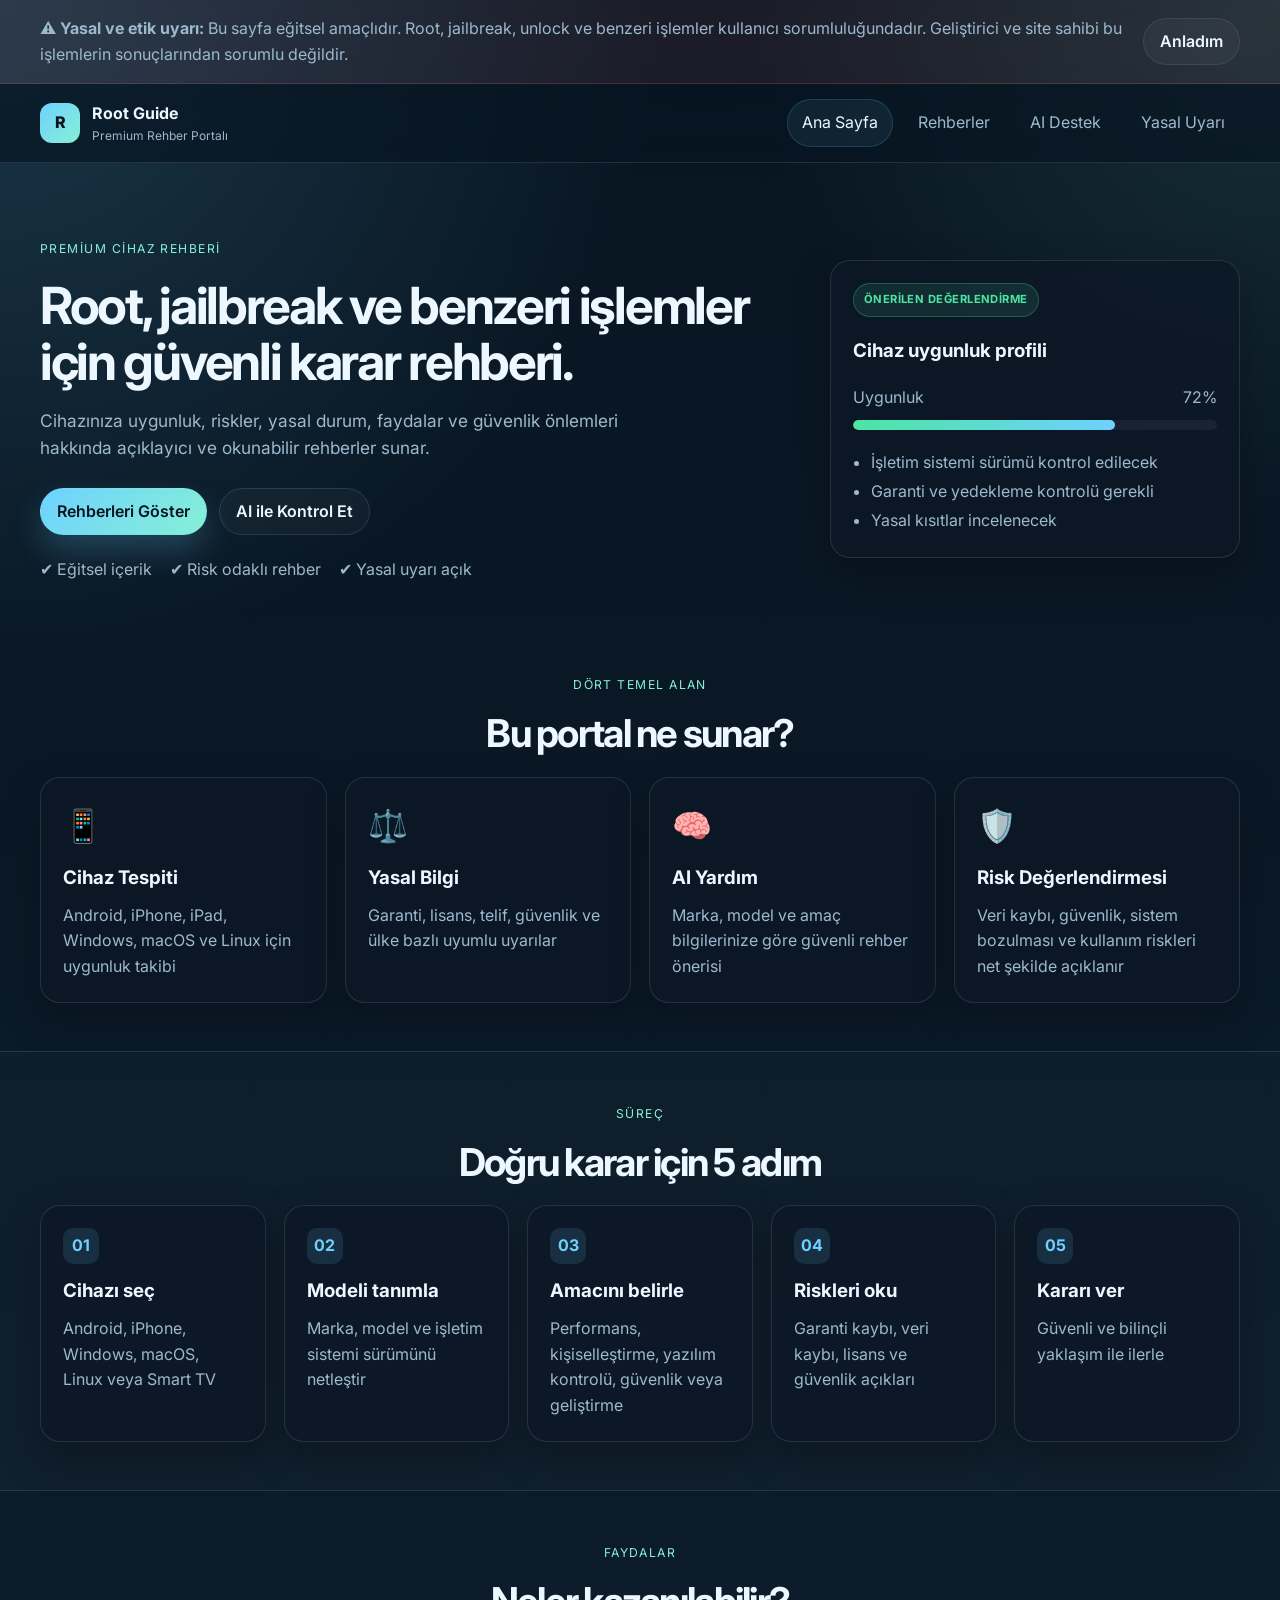
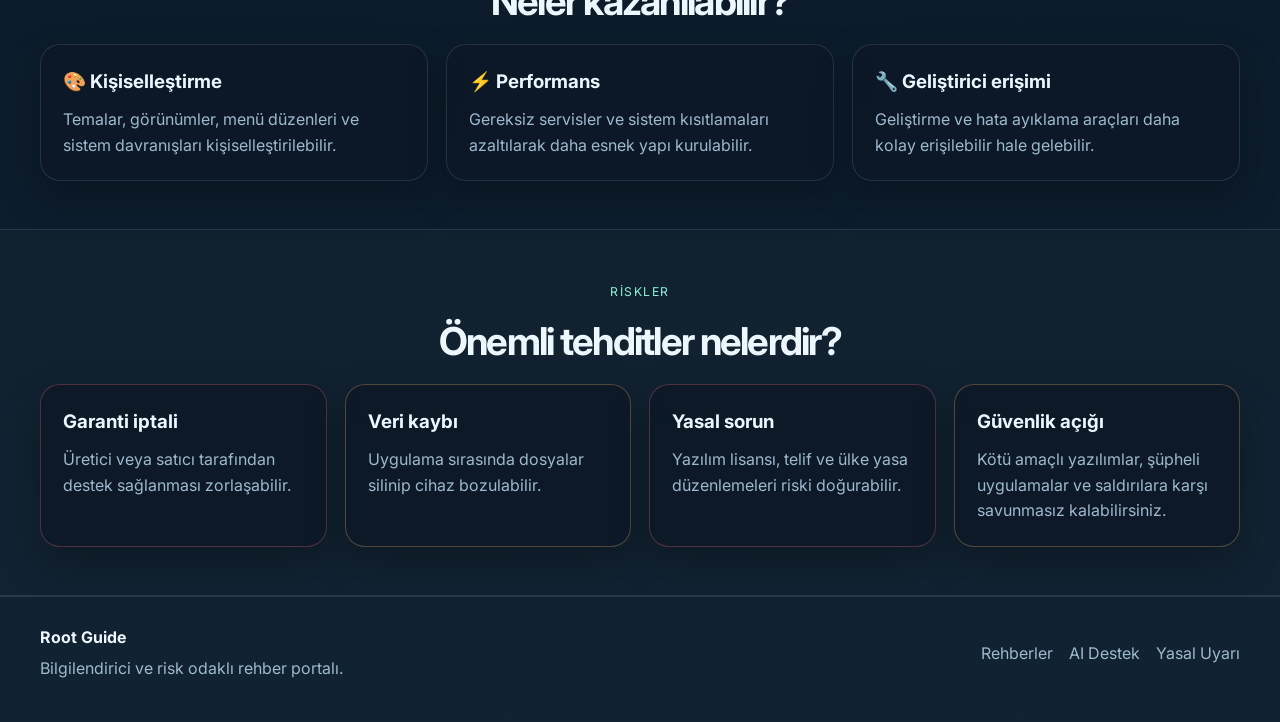
<file: index.html>
<!DOCTYPE html>
<html lang="tr">
<head>
  <meta charset="UTF-8" />
  <meta name="viewport" content="width=device-width, initial-scale=1.0" />
  <title>Root & Jailbreak Rehberi | Premium Bilgi Portalı</title>
  <meta name="description" content="Güvenli, yasal uyarılı ve eğitsel root, jailbreak, unlock ve benzeri cihaz rehberi portalı." />
  <link rel="preconnect" href="https://fonts.googleapis.com">
  <link rel="preconnect" href="https://fonts.gstatic.com" crossorigin>
  <link href="https://fonts.googleapis.com/css2?family=Inter:wght@400;500;600;700;800&display=swap" rel="stylesheet">
  <link rel="stylesheet" href="style.css" />
</head>
<body>
  <div class="top-alert">
    <div class="container top-alert-inner">
      <div>
        <strong>⚠️ Yasal ve etik uyarı:</strong>
        Bu sayfa eğitsel amaçlıdır. Root, jailbreak, unlock ve benzeri işlemler kullanıcı sorumluluğundadır. Geliştirici ve site sahibi bu işlemlerin sonuçlarından sorumlu değildir.
      </div>
      <button class="ghost-button" type="button" data-close-alert>Anladım</button>
    </div>
  </div>

  <header class="site-header">
    <div class="container nav-wrap">
      <div class="brand">
        <span class="brand-mark">R</span>
        <div>
          <strong>Root Guide</strong>
          <small>Premium Rehber Portalı</small>
        </div>
      </div>
      <nav class="main-nav" aria-label="Ana menü">
        <a href="index.html" class="active">Ana Sayfa</a>
        <a href="guides.html">Rehberler</a>
        <a href="assistant.html">AI Destek</a>
        <a href="legal.html">Yasal Uyarı</a>
      </nav>
    </div>
  </header>

  <main>
    <section class="hero">
      <div class="container hero-grid">
        <div class="hero-copy">
          <span class="eyebrow">Premium Cihaz Rehberi</span>
          <h1>Root, jailbreak ve benzeri işlemler için güvenli karar rehberi.</h1>
          <p>
            Cihazınıza uygunluk, riskler, yasal durum, faydalar ve güvenlik önlemleri hakkında açıklayıcı ve okunabilir rehberler sunar.
          </p>
          <div class="cta-row">
            <a class="primary-button" href="guides.html">Rehberleri Göster</a>
            <a class="secondary-button" href="assistant.html">AI ile Kontrol Et</a>
          </div>
          <ul class="trust-list">
            <li>✔ Eğitsel içerik</li>
            <li>✔ Risk odaklı rehber</li>
            <li>✔ Yasal uyarı açık</li>
          </ul>
        </div>
        <div class="hero-panel">
          <div class="mini-card shadow-soft">
            <span class="badge success">Önerilen değerlendirme</span>
            <h3>Cihaz uygunluk profili</h3>
            <div class="meter-row">
              <span>Uygunluk</span>
              <span class="meter-value">72%</span>
            </div>
            <div class="meter"><span style="width:72%"></span></div>
            <ul>
              <li>İşletim sistemi sürümü kontrol edilecek</li>
              <li>Garanti ve yedekleme kontrolü gerekli</li>
              <li>Yasal kısıtlar incelenecek</li>
            </ul>
          </div>
        </div>
      </div>
    </section>

    <section class="section">
      <div class="container">
        <div class="section-head">
          <span class="eyebrow">Dört temel alan</span>
          <h2>Bu portal ne sunar?</h2>
        </div>
        <div class="cards-grid cards-4">
          <article class="info-card shadow-soft">
            <div class="icon">📱</div>
            <h3>Cihaz Tespiti</h3>
            <p>Android, iPhone, iPad, Windows, macOS ve Linux için uygunluk takibi</p>
          </article>
          <article class="info-card shadow-soft">
            <div class="icon">⚖️</div>
            <h3>Yasal Bilgi</h3>
            <p>Garanti, lisans, telif, güvenlik ve ülke bazlı uyumlu uyarılar</p>
          </article>
          <article class="info-card shadow-soft">
            <div class="icon">🧠</div>
            <h3>AI Yardım</h3>
            <p>Marka, model ve amaç bilgilerinize göre güvenli rehber önerisi</p>
          </article>
          <article class="info-card shadow-soft">
            <div class="icon">🛡️</div>
            <h3>Risk Değerlendirmesi</h3>
            <p>Veri kaybı, güvenlik, sistem bozulması ve kullanım riskleri net şekilde açıklanır</p>
          </article>
        </div>
      </div>
    </section>

    <section class="section alt-section">
      <div class="container">
        <div class="section-head">
          <span class="eyebrow">Süreç</span>
          <h2>Doğru karar için 5 adım</h2>
        </div>
        <div class="process-grid">
          <div class="process-item shadow-soft">
            <span>01</span>
            <h3>Cihazı seç</h3>
            <p>Android, iPhone, Windows, macOS, Linux veya Smart TV</p>
          </div>
          <div class="process-item shadow-soft">
            <span>02</span>
            <h3>Modeli tanımla</h3>
            <p>Marka, model ve işletim sistemi sürümünü netleştir</p>
          </div>
          <div class="process-item shadow-soft">
            <span>03</span>
            <h3>Amacını belirle</h3>
            <p>Performans, kişiselleştirme, yazılım kontrolü, güvenlik veya geliştirme</p>
          </div>
          <div class="process-item shadow-soft">
            <span>04</span>
            <h3>Riskleri oku</h3>
            <p>Garanti kaybı, veri kaybı, lisans ve güvenlik açıkları</p>
          </div>
          <div class="process-item shadow-soft">
            <span>05</span>
            <h3>Kararı ver</h3>
            <p>Güvenli ve bilinçli yaklaşım ile ilerle</p>
          </div>
        </div>
      </div>
    </section>

    <section class="section">
      <div class="container">
        <div class="section-head">
          <span class="eyebrow">Faydalar</span>
          <h2>Neler kazanılabilir?</h2>
        </div>
        <div class="cards-grid cards-3">
          <article class="feature-card shadow-soft">
            <h3>🎨 Kişiselleştirme</h3>
            <p>Temalar, görünümler, menü düzenleri ve sistem davranışları kişiselleştirilebilir.</p>
          </article>
          <article class="feature-card shadow-soft">
            <h3>⚡ Performans</h3>
            <p>Gereksiz servisler ve sistem kısıtlamaları azaltılarak daha esnek yapı kurulabilir.</p>
          </article>
          <article class="feature-card shadow-soft">
            <h3>🔧 Geliştirici erişimi</h3>
            <p>Geliştirme ve hata ayıklama araçları daha kolay erişilebilir hale gelebilir.</p>
          </article>
        </div>
      </div>
    </section>

    <section class="section alt-section">
      <div class="container">
        <div class="section-head">
          <span class="eyebrow">Riskler</span>
          <h2>Önemli tehditler nelerdir?</h2>
        </div>
        <div class="risk-grid">
          <div class="risk-box danger">
            <h3>Garanti iptali</h3>
            <p>Üretici veya satıcı tarafından destek sağlanması zorlaşabilir.</p>
          </div>
          <div class="risk-box warning">
            <h3>Veri kaybı</h3>
            <p>Uygulama sırasında dosyalar silinip cihaz bozulabilir.</p>
          </div>
          <div class="risk-box danger">
            <h3>Yasal sorun</h3>
            <p>Yazılım lisansı, telif ve ülke yasa düzenlemeleri riski doğurabilir.</p>
          </div>
          <div class="risk-box warning">
            <h3>Güvenlik açığı</h3>
            <p>Kötü amaçlı yazılımlar, şüpheli uygulamalar ve saldırılara karşı savunmasız kalabilirsiniz.</p>
          </div>
        </div>
      </div>
    </section>
  </main>

  <footer class="site-footer">
    <div class="container footer-inner">
      <div>
        <strong>Root Guide</strong>
        <p>Bilgilendirici ve risk odaklı rehber portalı.</p>
      </div>
      <div class="footer-links">
        <a href="guides.html">Rehberler</a>
        <a href="assistant.html">AI Destek</a>
        <a href="legal.html">Yasal Uyarı</a>
      </div>
    </div>
  </footer>

  <script src="script.js"></script>
</body>
</html>
</file>
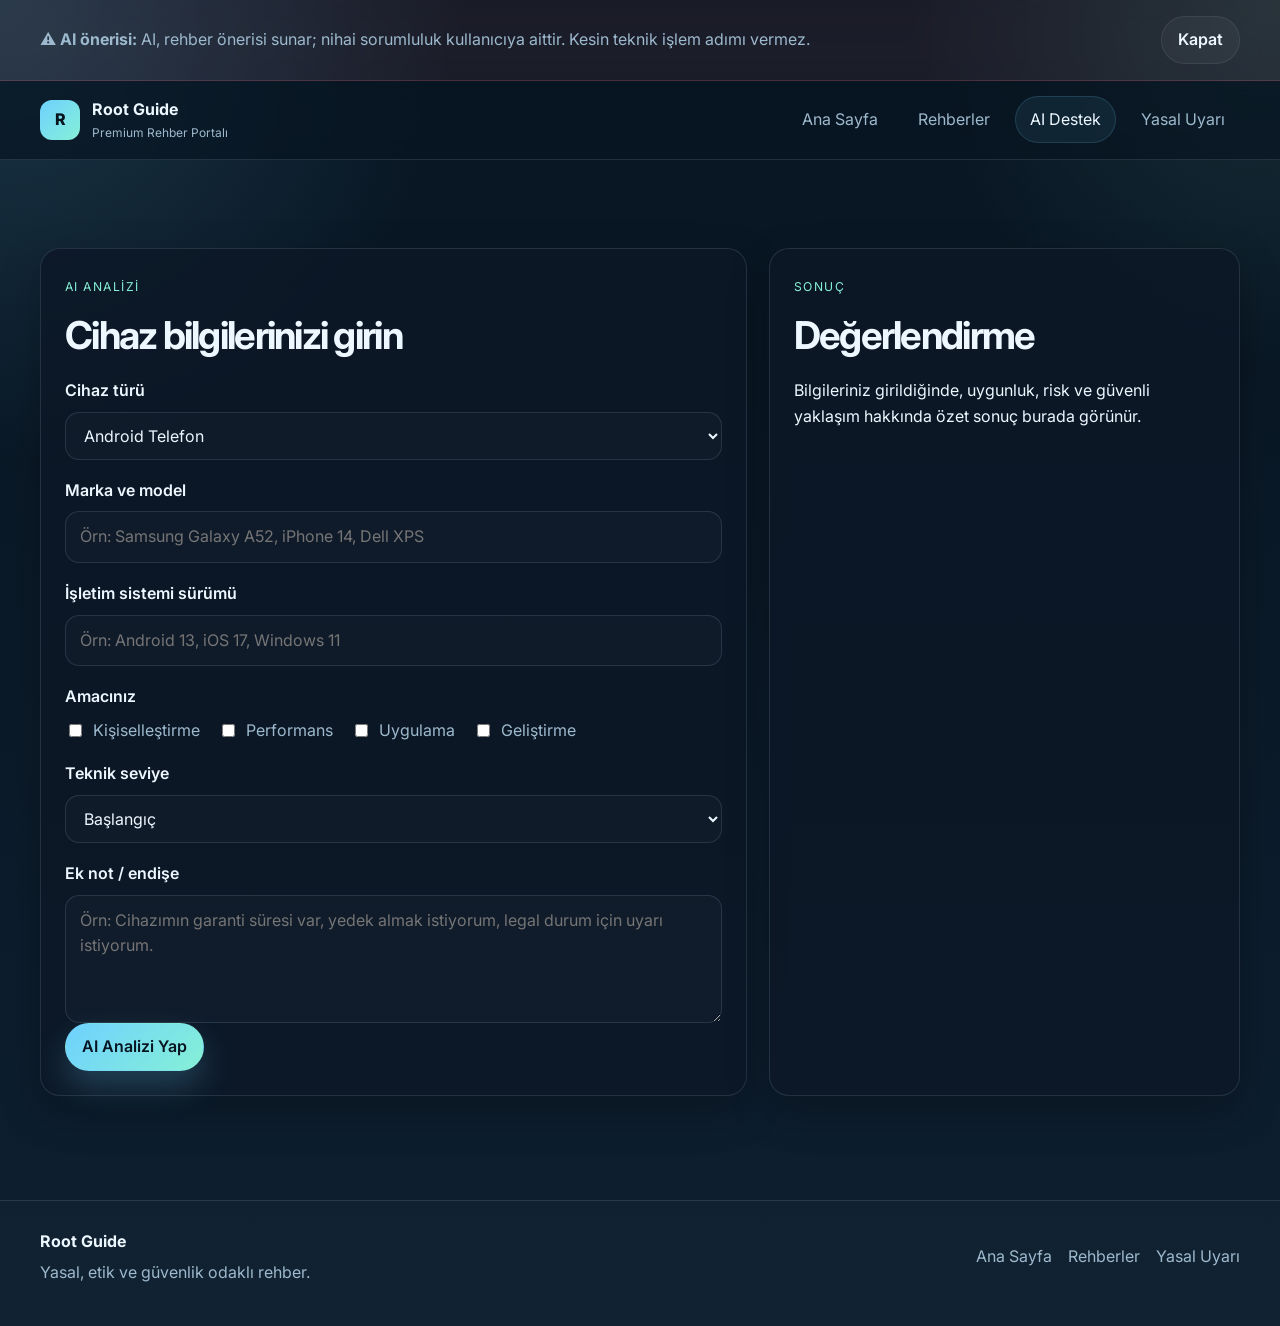
<file: assistant.html>
<!DOCTYPE html>
<html lang="tr">
<head>
  <meta charset="UTF-8" />
  <meta name="viewport" content="width=device-width, initial-scale=1.0" />
  <title>AI Destek | Root & Jailbreak Portalı</title>
  <link rel="preconnect" href="https://fonts.googleapis.com">
  <link rel="preconnect" href="https://fonts.gstatic.com" crossorigin>
  <link href="https://fonts.googleapis.com/css2?family=Inter:wght@400;500;600;700;800&display=swap" rel="stylesheet">
  <link rel="stylesheet" href="style.css" />
</head>
<body>
  <div class="top-alert">
    <div class="container top-alert-inner">
      <div>
        <strong>⚠️ AI önerisi:</strong>
        AI, rehber önerisi sunar; nihai sorumluluk kullanıcıya aittir. Kesin teknik işlem adımı vermez.
      </div>
      <button class="ghost-button" type="button" data-close-alert>Kapat</button>
    </div>
  </div>

  <header class="site-header">
    <div class="container nav-wrap">
      <div class="brand">
        <span class="brand-mark">R</span>
        <div>
          <strong>Root Guide</strong>
          <small>Premium Rehber Portalı</small>
        </div>
      </div>
      <nav class="main-nav" aria-label="Ana menü">
        <a href="index.html">Ana Sayfa</a>
        <a href="guides.html">Rehberler</a>
        <a href="assistant.html" class="active">AI Destek</a>
        <a href="legal.html">Yasal Uyarı</a>
      </nav>
    </div>
  </header>

  <main class="page-shell">
    <section class="section">
      <div class="container assistant-layout">
        <div class="assistant-form-wrap shadow-soft">
          <div class="section-head left-align">
            <span class="eyebrow">AI analizi</span>
            <h1>Cihaz bilgilerinizi girin</h1>
          </div>

          <label class="field">
            <span>Cihaz türü</span>
            <select id="deviceType">
              <option value="android">Android Telefon</option>
              <option value="iphone">iPhone</option>
              <option value="ipad">iPad</option>
              <option value="windows">Windows PC</option>
              <option value="macos">macOS</option>
              <option value="linux">Linux</option>
              <option value="smarttv">Smart TV</option>
            </select>
          </label>

          <label class="field">
            <span>Marka ve model</span>
            <input id="deviceModel" type="text" placeholder="Örn: Samsung Galaxy A52, iPhone 14, Dell XPS" />
          </label>

          <label class="field">
            <span>İşletim sistemi sürümü</span>
            <input id="osVersion" type="text" placeholder="Örn: Android 13, iOS 17, Windows 11" />
          </label>

          <label class="field">
            <span>Amacınız</span>
            <div class="checkbox-row">
              <label><input type="checkbox" value="kişiselleştirme" /> Kişiselleştirme</label>
              <label><input type="checkbox" value="performans" /> Performans</label>
              <label><input type="checkbox" value="uygulama" /> Uygulama</label>
              <label><input type="checkbox" value="geliştirme" /> Geliştirme</label>
            </div>
          </label>

          <label class="field">
            <span>Teknik seviye</span>
            <select id="techLevel">
              <option value="başlangıç">Başlangıç</option>
              <option value="orta">Orta</option>
              <option value="ileri">İleri</option>
            </select>
          </label>

          <label class="field">
            <span>Ek not / endişe</span>
            <textarea id="userNote" rows="4" placeholder="Örn: Cihazımın garanti süresi var, yedek almak istiyorum, legal durum için uyarı istiyorum."></textarea>
          </label>

          <button class="primary-button" type="button" id="analyzeButton">AI Analizi Yap</button>
        </div>

        <aside class="assistant-result shadow-soft" id="assistantResult">
          <div class="section-head left-align">
            <span class="eyebrow">Sonuç</span>
            <h2>Değerlendirme</h2>
          </div>
          <p>Bilgileriniz girildiğinde, uygunluk, risk ve güvenli yaklaşım hakkında özet sonuç burada görünür.</p>
        </aside>
      </div>
    </section>
  </main>

  <footer class="site-footer">
    <div class="container footer-inner">
      <div>
        <strong>Root Guide</strong>
        <p>Yasal, etik ve güvenlik odaklı rehber.</p>
      </div>
      <div class="footer-links">
        <a href="index.html">Ana Sayfa</a>
        <a href="guides.html">Rehberler</a>
        <a href="legal.html">Yasal Uyarı</a>
      </div>
    </div>
  </footer>

  <script src="script.js"></script>
</body>
</html>
</file>
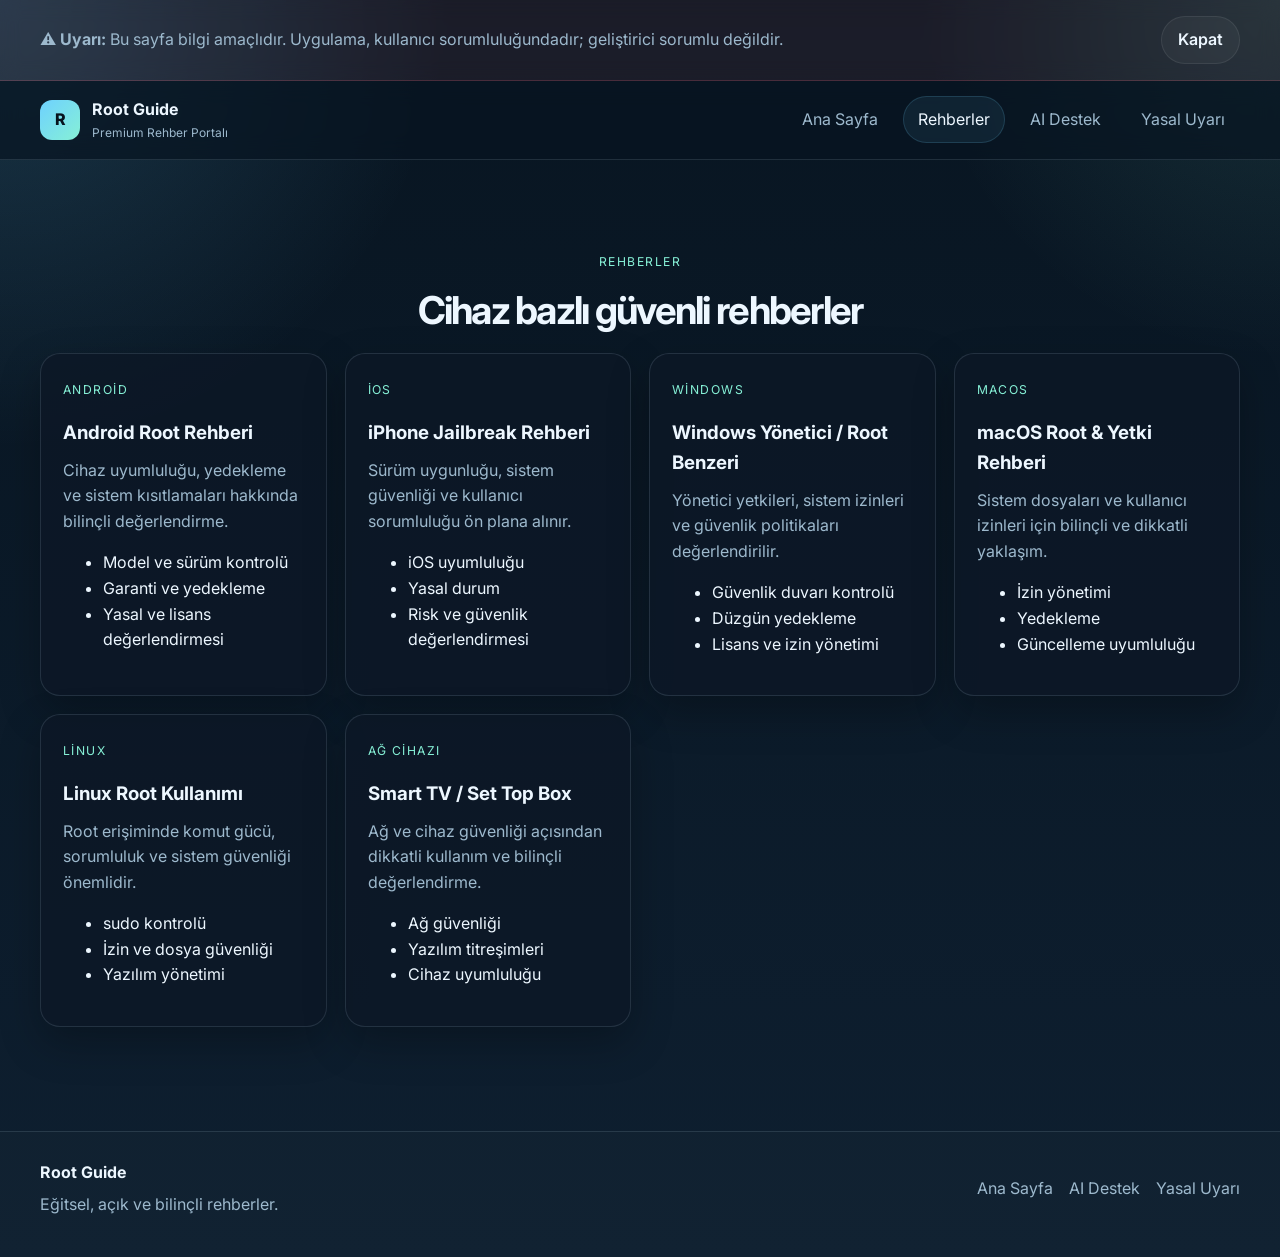
<file: guides.html>
<!DOCTYPE html>
<html lang="tr">
<head>
  <meta charset="UTF-8" />
  <meta name="viewport" content="width=device-width, initial-scale=1.0" />
  <title>Rehberler | Root & Jailbreak Portalı</title>
  <link rel="preconnect" href="https://fonts.googleapis.com">
  <link rel="preconnect" href="https://fonts.gstatic.com" crossorigin>
  <link href="https://fonts.googleapis.com/css2?family=Inter:wght@400;500;600;700;800&display=swap" rel="stylesheet">
  <link rel="stylesheet" href="style.css" />
</head>
<body>
  <div class="top-alert">
    <div class="container top-alert-inner">
      <div>
        <strong>⚠️ Uyarı:</strong>
        Bu sayfa bilgi amaçlıdır. Uygulama, kullanıcı sorumluluğundadır; geliştirici sorumlu değildir.
      </div>
      <button class="ghost-button" type="button" data-close-alert>Kapat</button>
    </div>
  </div>

  <header class="site-header">
    <div class="container nav-wrap">
      <div class="brand">
        <span class="brand-mark">R</span>
        <div>
          <strong>Root Guide</strong>
          <small>Premium Rehber Portalı</small>
        </div>
      </div>
      <nav class="main-nav" aria-label="Ana menü">
        <a href="index.html">Ana Sayfa</a>
        <a href="guides.html" class="active">Rehberler</a>
        <a href="assistant.html">AI Destek</a>
        <a href="legal.html">Yasal Uyarı</a>
      </nav>
    </div>
  </header>

  <main class="page-shell">
    <section class="section">
      <div class="container">
        <div class="section-head">
          <span class="eyebrow">Rehberler</span>
          <h1>Cihaz bazlı güvenli rehberler</h1>
        </div>
        <div class="cards-grid cards-3" id="guideCards"></div>
      </div>
    </section>
  </main>

  <footer class="site-footer">
    <div class="container footer-inner">
      <div>
        <strong>Root Guide</strong>
        <p>Eğitsel, açık ve bilinçli rehberler.</p>
      </div>
      <div class="footer-links">
        <a href="index.html">Ana Sayfa</a>
        <a href="assistant.html">AI Destek</a>
        <a href="legal.html">Yasal Uyarı</a>
      </div>
    </div>
  </footer>

  <script src="script.js"></script>
</body>
</html>
</file>
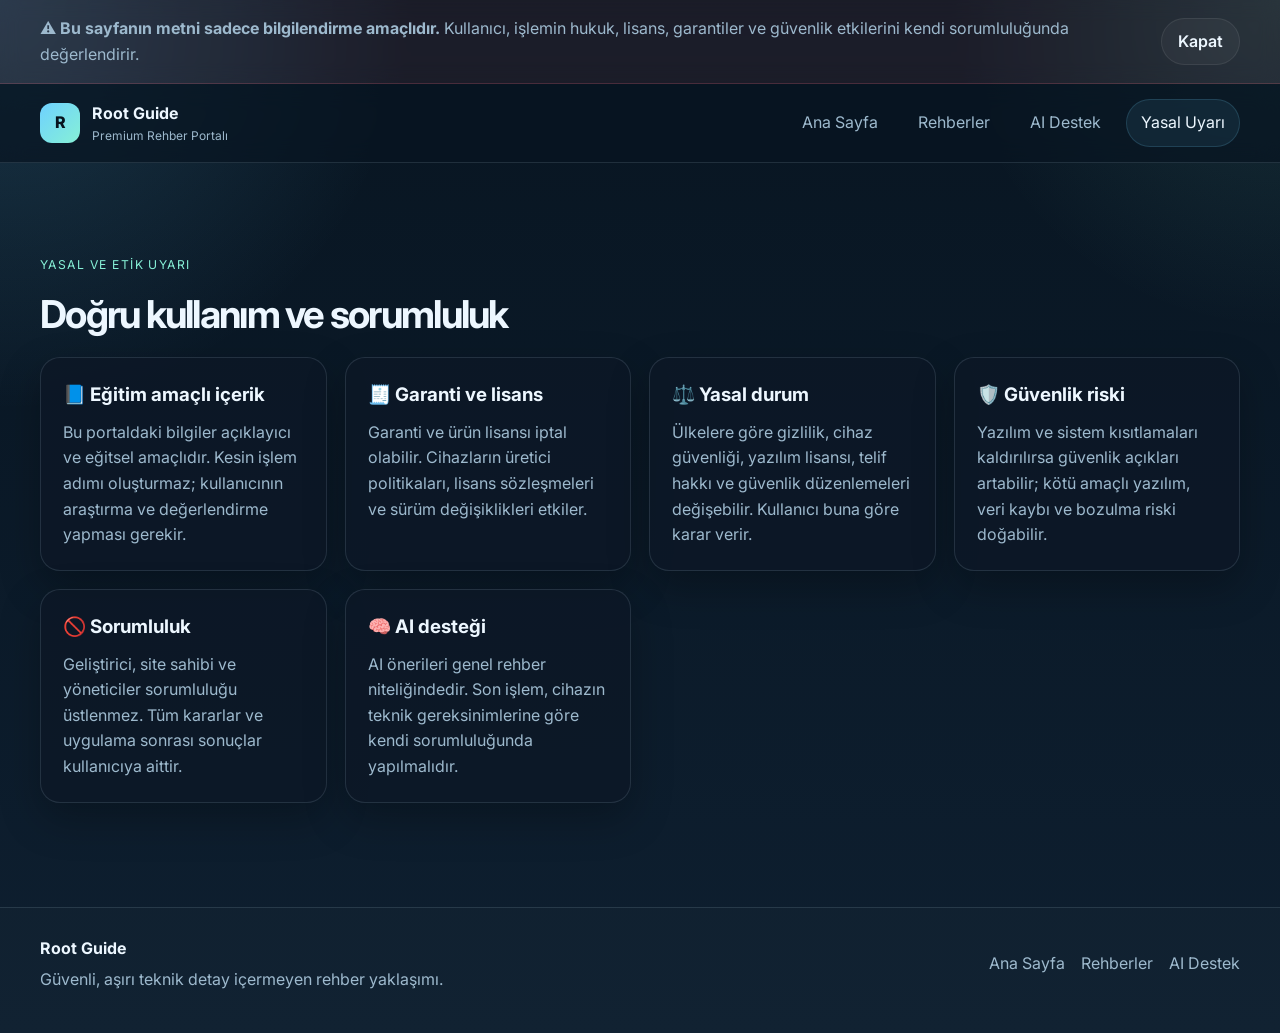
<file: legal.html>
<!DOCTYPE html>
<html lang="tr">
<head>
  <meta charset="UTF-8" />
  <meta name="viewport" content="width=device-width, initial-scale=1.0" />
  <title>Yasal Uyarı | Root & Jailbreak Portalı</title>
  <link rel="preconnect" href="https://fonts.googleapis.com">
  <link rel="preconnect" href="https://fonts.gstatic.com" crossorigin>
  <link href="https://fonts.googleapis.com/css2?family=Inter:wght@400;500;600;700;800&display=swap" rel="stylesheet">
  <link rel="stylesheet" href="style.css" />
</head>
<body>
  <div class="top-alert">
    <div class="container top-alert-inner">
      <div>
        <strong>⚠️ Bu sayfanın metni sadece bilgilendirme amaçlıdır.</strong>
        Kullanıcı, işlemin hukuk, lisans, garantiler ve güvenlik etkilerini kendi sorumluluğunda değerlendirir.
      </div>
      <button class="ghost-button" type="button" data-close-alert>Kapat</button>
    </div>
  </div>

  <header class="site-header">
    <div class="container nav-wrap">
      <div class="brand">
        <span class="brand-mark">R</span>
        <div>
          <strong>Root Guide</strong>
          <small>Premium Rehber Portalı</small>
        </div>
      </div>
      <nav class="main-nav" aria-label="Ana menü">
        <a href="index.html">Ana Sayfa</a>
        <a href="guides.html">Rehberler</a>
        <a href="assistant.html">AI Destek</a>
        <a href="legal.html" class="active">Yasal Uyarı</a>
      </nav>
    </div>
  </header>

  <main class="page-shell">
    <section class="section">
      <div class="container legal-layout">
        <div class="section-head left-align">
          <span class="eyebrow">Yasal ve etik uyarı</span>
          <h1>Doğru kullanım ve sorumluluk</h1>
        </div>

        <div class="legal-grid">
          <article class="info-card shadow-soft">
            <h3>📘 Eğitim amaçlı içerik</h3>
            <p>Bu portaldaki bilgiler açıklayıcı ve eğitsel amaçlıdır. Kesin işlem adımı oluşturmaz; kullanıcının araştırma ve değerlendirme yapması gerekir.</p>
          </article>
          <article class="info-card shadow-soft">
            <h3>🧾 Garanti ve lisans</h3>
            <p>Garanti ve ürün lisansı iptal olabilir. Cihazların üretici politikaları, lisans sözleşmeleri ve sürüm değişiklikleri etkiler.</p>
          </article>
          <article class="info-card shadow-soft">
            <h3>⚖️ Yasal durum</h3>
            <p>Ülkelere göre gizlilik, cihaz güvenliği, yazılım lisansı, telif hakkı ve güvenlik düzenlemeleri değişebilir. Kullanıcı buna göre karar verir.</p>
          </article>
          <article class="info-card shadow-soft">
            <h3>🛡️ Güvenlik riski</h3>
            <p>Yazılım ve sistem kısıtlamaları kaldırılırsa güvenlik açıkları artabilir; kötü amaçlı yazılım, veri kaybı ve bozulma riski doğabilir.</p>
          </article>
          <article class="info-card shadow-soft">
            <h3>🚫 Sorumluluk</h3>
            <p>Geliştirici, site sahibi ve yöneticiler sorumluluğu üstlenmez. Tüm kararlar ve uygulama sonrası sonuçlar kullanıcıya aittir.</p>
          </article>
          <article class="info-card shadow-soft">
            <h3>🧠 AI desteği</h3>
            <p>AI önerileri genel rehber niteliğindedir. Son işlem, cihazın teknik gereksinimlerine göre kendi sorumluluğunda yapılmalıdır.</p>
          </article>
        </div>
      </div>
    </section>
  </main>

  <footer class="site-footer">
    <div class="container footer-inner">
      <div>
        <strong>Root Guide</strong>
        <p>Güvenli, aşırı teknik detay içermeyen rehber yaklaşımı.</p>
      </div>
      <div class="footer-links">
        <a href="index.html">Ana Sayfa</a>
        <a href="guides.html">Rehberler</a>
        <a href="assistant.html">AI Destek</a>
      </div>
    </div>
  </footer>

  <script src="script.js"></script>
</body>
</html>
</file>
<file: style.css>
:root {
  --bg: #081521;
  --bg-soft: #0e1f30;
  --panel: rgba(13, 24, 38, 0.82);
  --panel-alt: rgba(22, 35, 52, 0.9);
  --line: rgba(162, 184, 206, 0.16);
  --text: #edf7ff;
  --muted: #9db9cd;
  --primary: #6ed1ff;
  --primary-2: #86f0d6;
  --success: #4ce5a3;
  --warning: #ffbd72;
  --danger: #ff7081;
  --shadow: 0 16px 40px rgba(0, 0, 0, 0.26);
  --radius: 20px;
}

* { box-sizing: border-box; }
html { scroll-behavior: smooth; }
body {
  margin: 0;
  font-family: "Inter", sans-serif;
  background:
    radial-gradient(circle at top left, rgba(110, 209, 255, 0.18), transparent 25%),
    radial-gradient(circle at top right, rgba(134, 240, 214, 0.12), transparent 20%),
    linear-gradient(180deg, var(--bg) 0%, var(--bg-soft) 100%);
  color: var(--text);
  line-height: 1.6;
}

img { max-width: 100%; display: block; }
a { color: inherit; text-decoration: none; }
button, input, select, textarea { font: inherit; }

.container {
  width: min(1200px, calc(100% - 32px));
  margin: 0 auto;
}

.top-alert {
  background: rgba(255, 112, 129, 0.08);
  border-bottom: 1px solid rgba(255,112,129,0.2);
  backdrop-filter: blur(10px);
}

.top-alert-inner {
  display: flex;
  justify-content: space-between;
  align-items: center;
  gap: 14px;
  padding: 16px 0;
  color: var(--muted);
}

.ghost-button,
.primary-button,
.secondary-button {
  cursor: pointer;
  border: 1px solid transparent;
  border-radius: 999px;
  padding: 10px 16px;
  font-weight: 600;
  transition: 0.2s ease;
}

.ghost-button {
  background: rgba(255,255,255,0.04);
  color: var(--text);
  border-color: rgba(255,255,255,0.08);
}

.primary-button {
  display: inline-flex;
  align-items: center;
  justify-content: center;
  background: linear-gradient(135deg, var(--primary), var(--primary-2));
  color: #081521;
  box-shadow: 0 16px 32px rgba(110, 209, 255, 0.22);
}

.secondary-button {
  display: inline-flex;
  align-items: center;
  justify-content: center;
  background: rgba(255,255,255,0.03);
  color: var(--text);
  border-color: var(--line);
}

.primary-button:hover, .secondary-button:hover, .ghost-button:hover {
  transform: translateY(-1px);
}

.site-header {
  position: sticky;
  top: 0;
  z-index: 20;
  background: rgba(8, 21, 33, 0.7);
  backdrop-filter: blur(12px);
  border-bottom: 1px solid var(--line);
}

.nav-wrap {
  display: flex;
  align-items: center;
  justify-content: space-between;
  gap: 16px;
  min-height: 78px;
}

.brand {
  display: flex;
  align-items: center;
  gap: 12px;
}

.brand-mark {
  display: grid;
  place-items: center;
  width: 40px;
  height: 40px;
  border-radius: 12px;
  background: linear-gradient(135deg, var(--primary), var(--primary-2));
  color: #07131d;
  font-weight: 800;
}

.brand strong {
  display: block;
  font-size: 1rem;
}

.brand small {
  display: block;
  color: var(--muted);
  font-size: 0.75rem;
}

.main-nav {
  display: flex;
  align-items: center;
  gap: 10px;
  flex-wrap: wrap;
}

.main-nav a {
  padding: 10px 14px;
  border-radius: 999px;
  color: var(--muted);
  border: 1px solid transparent;
}

.main-nav a.active, .main-nav a:hover {
  background: rgba(110, 209, 255, 0.08);
  border-color: rgba(110, 209, 255, 0.16);
  color: var(--text);
}

.hero {
  padding: 72px 0 40px;
}

.hero-grid {
  display: grid;
  grid-template-columns: 1.3fr 0.7fr;
  gap: 28px;
  align-items: center;
}

.eyebrow {
  display: inline-block;
  font-size: 0.76rem;
  letter-spacing: 0.12em;
  text-transform: uppercase;
  color: var(--primary-2);
  margin-bottom: 18px;
}

.hero-copy h1, .section-head h1, .section-head h2 {
  margin: 0 0 16px;
  line-height: 1.1;
  letter-spacing: -0.045em;
}

.hero-copy h1 {
  font-size: clamp(2.5rem, 4vw, 4rem);
}

.hero-copy p {
  color: var(--muted);
  font-size: 1.08rem;
  max-width: 620px;
}

.cta-row {
  display: flex;
  flex-wrap: wrap;
  gap: 12px;
  margin-top: 26px;
}

.trust-list {
  list-style: none;
  margin: 22px 0 0;
  padding: 0;
  color: var(--muted);
  display: flex;
  flex-wrap: wrap;
  gap: 10px 18px;
}

.hero-panel .mini-card,
.info-card,
.process-item,
.feature-card,
.risk-box,
.shadow-soft,
.assistant-form-wrap,
.assistant-result {
  background: var(--panel);
  border: 1px solid var(--line);
  border-radius: var(--radius);
  box-shadow: var(--shadow);
}

.mini-card {
  padding: 22px;
}

.badge {
  display: inline-block;
  padding: 7px 10px;
  border-radius: 999px;
  font-size: 0.7rem;
  font-weight: 700;
  letter-spacing: 0.04em;
  text-transform: uppercase;
}

.badge.success {
  background: rgba(76, 229, 163, 0.1);
  color: var(--success);
  border: 1px solid rgba(76,229,163,0.25);
}

.meter-row {
  display: flex;
  justify-content: space-between;
  margin-top: 18px;
  color: var(--muted);
}

.meter {
  width: 100%;
  height: 10px;
  border-radius: 999px;
  background: rgba(255,255,255,0.05);
  margin-top: 10px;
  overflow: hidden;
}

.meter span {
  display: block;
  height: 100%;
  background: linear-gradient(90deg, var(--success), var(--primary));
  border-radius: inherit;
}

.mini-card ul {
  margin: 18px 0 0;
  padding-left: 18px;
  color: var(--muted);
  line-height: 1.8;
}

.section {
  padding: 48px 0;
}

.alt-section {
  background: rgba(255,255,255,0.015);
  border-top: 1px solid var(--line);
  border-bottom: 1px solid var(--line);
}

.section-head {
  margin-bottom: 22px;
  text-align: center;
}

.section-head.left-align { text-align: left; }

.section-head h2, .section-head h1 {
  font-size: clamp(2rem, 3vw, 3rem);
}

.cards-grid {
  display: grid;
  gap: 18px;
}

.cards-4 { grid-template-columns: repeat(auto-fit, minmax(220px, 1fr)); }
.cards-3 { grid-template-columns: repeat(auto-fit, minmax(260px, 1fr)); }

.info-card, .feature-card, .process-item, .risk-box {
  padding: 22px;
}

.info-card .icon {
  font-size: 2rem;
  margin-bottom: 12px;
}

.info-card h3, .feature-card h3, .risk-box h3, .process-item h3 {
  margin-top: 0;
  margin-bottom: 10px;
}

.info-card p, .feature-card p, .risk-box p, .process-item p {
  margin: 0;
  color: var(--muted);
}

.process-grid {
  display: grid;
  grid-template-columns: repeat(auto-fit, minmax(220px, 1fr));
  gap: 18px;
}

.process-item span {
  display: inline-flex;
  margin-bottom: 12px;
  width: 36px;
  height: 36px;
  border-radius: 10px;
  background: rgba(110, 209, 255, 0.12);
  align-items: center;
  justify-content: center;
  font-weight: 700;
  color: var(--primary);
}

.risk-grid {
  display: grid;
  grid-template-columns: repeat(auto-fit, minmax(220px, 1fr));
  gap: 18px;
}

.risk-box.danger {
  border-color: rgba(255, 112, 129, 0.28);
}

.risk-box.warning {
  border-color: rgba(255, 189, 114, 0.28);
}

.page-shell {
  padding: 40px 0 56px;
}

.assistant-layout {
  display: grid;
  grid-template-columns: 1.2fr 0.8fr;
  gap: 22px;
}

.assistant-form-wrap,
.assistant-result {
  padding: 24px;
}

.field {
  display: grid;
  gap: 8px;
  margin-top: 18px;
}

.field span {
  color: var(--text);
  font-weight: 600;
}

.field input,
.field select,
.field textarea {
  width: 100%;
  background: rgba(255,255,255,0.02);
  color: var(--text);
  border: 1px solid var(--line);
  border-radius: 14px;
  padding: 12px 14px;
}

.checkbox-row {
  display: flex;
  flex-wrap: wrap;
  gap: 10px 18px;
  color: var(--muted);
}

.checkbox-row label {
  display: inline-flex;
  align-items: center;
  gap: 8px;
}

.assistant-result {
  min-height: 320px;
}

.legal-grid {
  display: grid;
  grid-template-columns: repeat(auto-fit, minmax(260px, 1fr));
  gap: 18px;
}

.site-footer {
  border-top: 1px solid var(--line);
  background: rgba(255,255,255,0.01);
  padding: 28px 0 40px;
}

.footer-inner {
  display: flex;
  justify-content: space-between;
  gap: 16px;
  align-items: center;
  flex-wrap: wrap;
}

.footer-inner p {
  margin: 6px 0 0;
  color: var(--muted);
}

.footer-links {
  display: flex;
  gap: 16px;
  color: var(--muted);
  flex-wrap: wrap;
}

@media (max-width: 820px) {
  .hero-grid,
  .assistant-layout {
    grid-template-columns: 1fr;
  }

  .main-nav {
    justify-content: flex-start;
    overflow-x: auto;
  }

  .top-alert-inner,
  .footer-inner {
    flex-direction: column;
    align-items: flex-start;
  }
}
</file>
